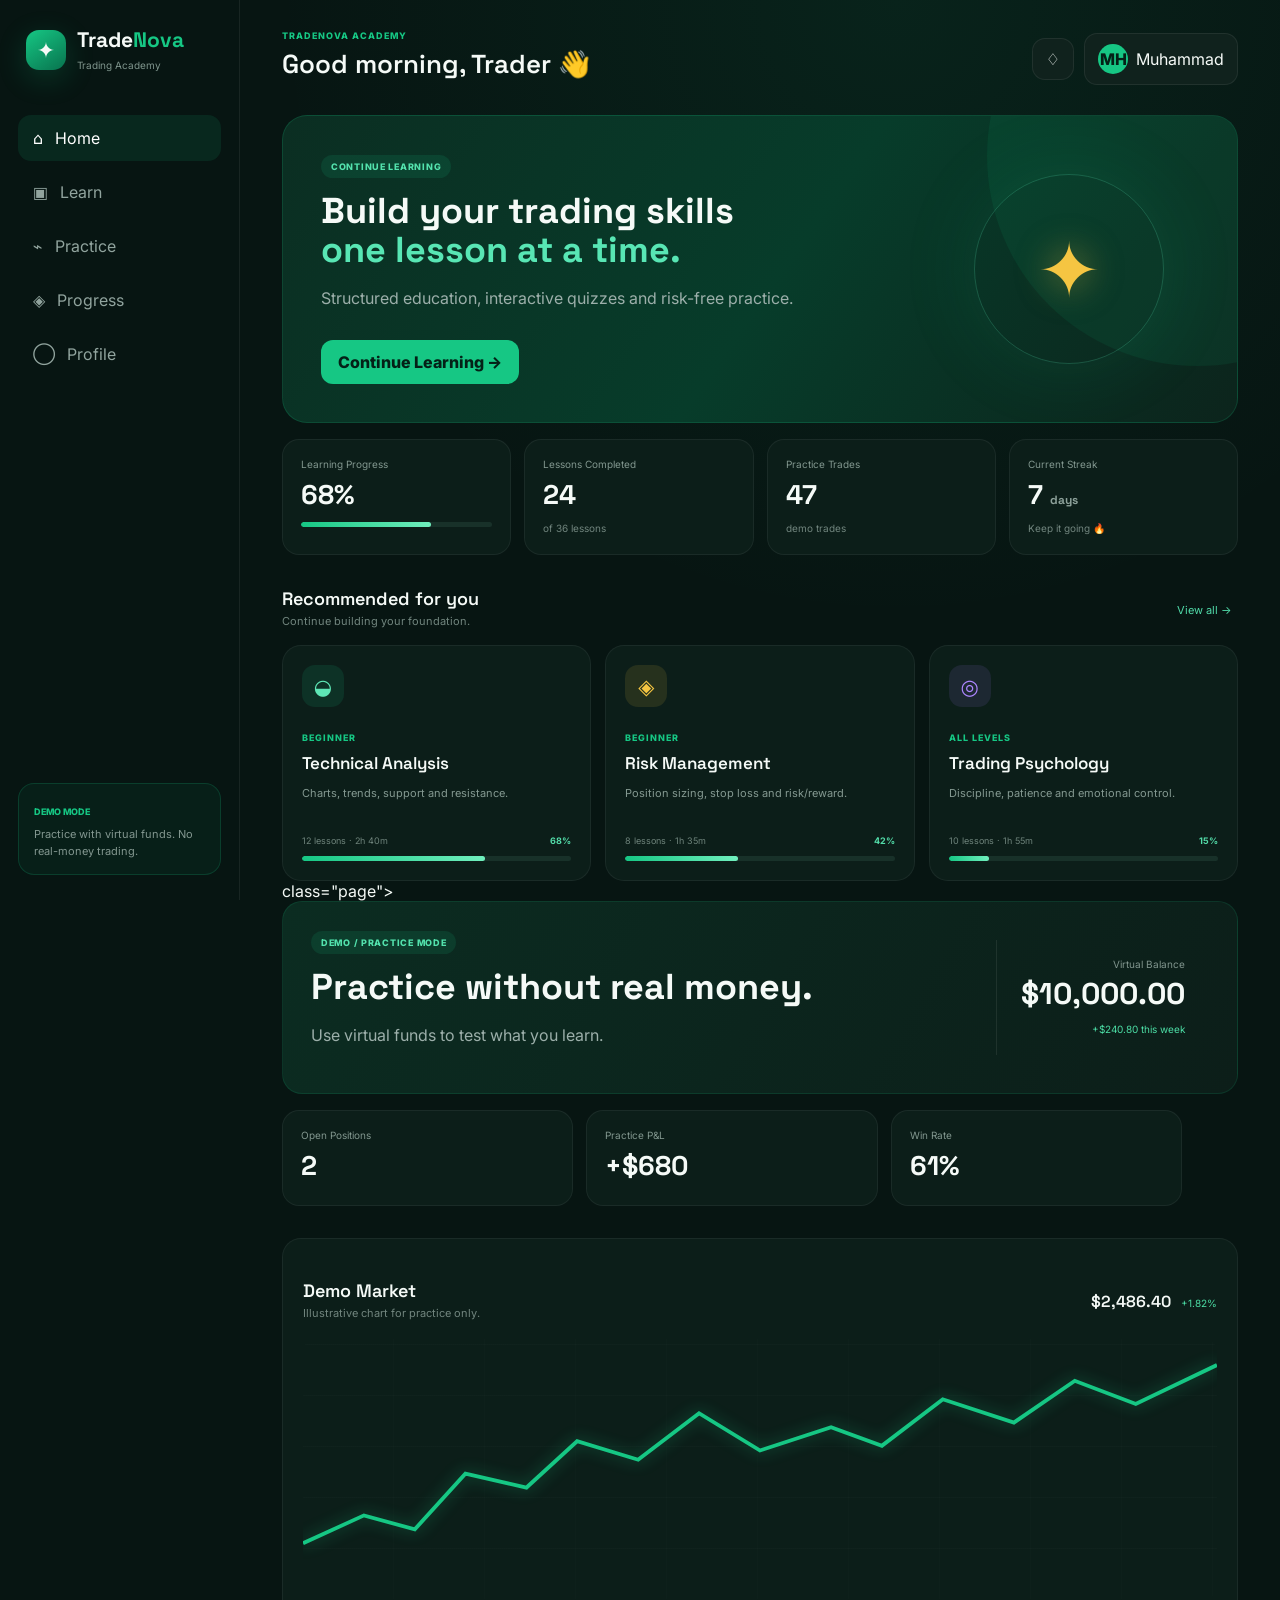
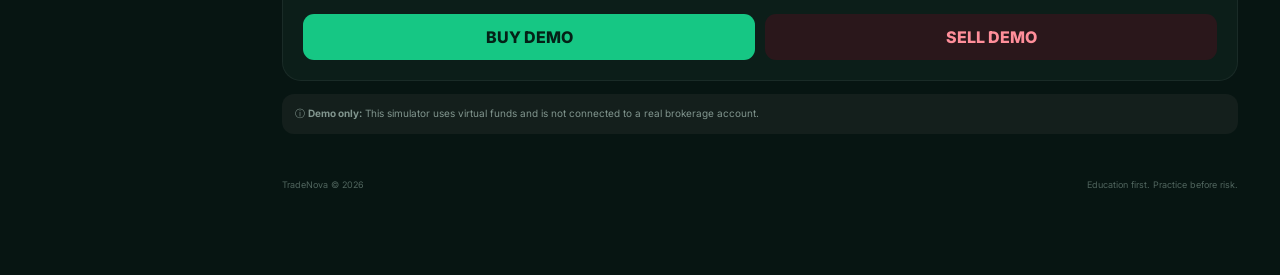
<file: index.html>
<!DOCTYPE html>
<html lang="en">
<head>
  <meta charset="UTF-8">
  <meta name="viewport" content="width=device-width, initial-scale=1.0">
  <meta name="theme-color" content="#063B2A">
  <title>TradeNova — Learn. Practice. Trade Smarter.</title>
  <link rel="preconnect" href="https://fonts.googleapis.com">
  <link rel="preconnect" href="https://fonts.gstatic.com" crossorigin>
  <link href="https://fonts.googleapis.com/css2?family=Inter:wght@400;500;600;700&family=Space+Grotesk:wght@500;600;700&display=swap" rel="stylesheet">
  <link rel="stylesheet" href="styles.css">
</head>
<body>
  <div class="app">
    <aside class="sidebar">
      <div class="brand">
        <div class="brand-mark">✦</div>
        <div><strong>Trade<span>Nova</span></strong><small>Trading Academy</small></div>
      </div>
      <nav>
        <button class="nav-item active" data-page="home">⌂ <span>Home</span></button>
        <button class="nav-item" data-page="learn">▣ <span>Learn</span></button>
        <button class="nav-item" data-page="practice">⌁ <span>Practice</span></button>
        <button class="nav-item" data-page="progress">◈ <span>Progress</span></button>
        <button class="nav-item" data-page="profile">◯ <span>Profile</span></button>
      </nav>
      <div class="sidebar-note">
        <span>DEMO MODE</span>
        <p>Practice with virtual funds. No real-money trading.</p>
      </div>
    </aside>

    <main class="main">
      <header class="topbar">
        <div>
          <div class="eyebrow">TRADENOVA ACADEMY</div>
          <h1 id="pageTitle">Good morning, Trader 👋</h1>
        </div>
        <div class="top-actions">
          <button class="icon-btn" aria-label="Notifications">♢</button>
          <button class="profile-chip"><span class="avatar">MH</span><span class="desktop-only">Muhammad</span></button>
        </div>
      </header>

      <section id="page-home" class="page active">
        <div class="hero">
          <div>
            <span class="pill">CONTINUE LEARNING</span>
            <h2>Build your trading skills<br><span>one lesson at a time.</span></h2>
            <p>Structured education, interactive quizzes and risk-free practice.</p>
            <button class="primary" data-page="learn">Continue Learning →</button>
          </div>
          <div class="nova-orbit"><div class="orbit-ring"></div><div class="nova-star">✦</div></div>
        </div>

        <div class="stats-grid">
          <div class="stat-card"><small>Learning Progress</small><strong>68%</strong><div class="progress"><i style="width:68%"></i></div></div>
          <div class="stat-card"><small>Lessons Completed</small><strong>24</strong><span class="stat-meta">of 36 lessons</span></div>
          <div class="stat-card"><small>Practice Trades</small><strong>47</strong><span class="stat-meta">demo trades</span></div>
          <div class="stat-card"><small>Current Streak</small><strong>7 <em>days</em></strong><span class="stat-meta">Keep it going 🔥</span></div>
        </div>

        <div class="section-head"><div><h3>Recommended for you</h3><p>Continue building your foundation.</p></div><button class="text-btn" data-page="learn">View all →</button></div>
        <div class="course-grid">
          <article class="course-card"><div class="course-icon">◒</div><span class="level">BEGINNER</span><h3>Technical Analysis</h3><p>Charts, trends, support and resistance.</p><div class="card-bottom"><span>12 lessons · 2h 40m</span><b>68%</b></div><div class="progress"><i style="width:68%"></i></div></article>
          <article class="course-card"><div class="course-icon gold">◈</div><span class="level">BEGINNER</span><h3>Risk Management</h3><p>Position sizing, stop loss and risk/reward.</p><div class="card-bottom"><span>8 lessons · 1h 35m</span><b>42%</b></div><div class="progress"><i style="width:42%"></i></div></article>
          <article class="course-card"><div class="course-icon purple">◎</div><span class="level">ALL LEVELS</span><h3>Trading Psychology</h3><p>Discipline, patience and emotional control.</p><div class="card-bottom"><span>10 lessons · 1h 55m</span><b>15%</b></div><div class="progress"><i style="width:15%"></i></div></article>
        </div>
      </section>

      <section id="page-learn" class="page">
        <div class="page-banner"><span class="pill">TRADING ACADEMY</span><h2>Learn with a clear path.</h2><p>Move from fundamentals to confident demo practice.</p></div>
        <div class="tabs"><button class="tab active">All</button><button class="tab">Beginner</button><button class="tab">Technical</button><button class="tab">Risk</button><button class="tab">Psychology</button></div>
        <div class="course-grid four">
          <article class="course-card"><div class="course-icon">◒</div><span class="level">BEGINNER → INTERMEDIATE</span><h3>Technical Analysis Masterclass</h3><p>Read charts, identify trends and understand key levels.</p><div class="card-bottom"><span>18 lessons · 4h 20m</span><b>68%</b></div><div class="progress"><i style="width:68%"></i></div><button class="secondary">Open Course</button></article>
          <article class="course-card"><div class="course-icon gold">◈</div><span class="level">BEGINNER</span><h3>Risk Management</h3><p>Learn how risk controls shape every trading decision.</p><div class="card-bottom"><span>8 lessons · 1h 35m</span><b>42%</b></div><div class="progress"><i style="width:42%"></i></div><button class="secondary">Open Course</button></article>
          <article class="course-card"><div class="course-icon purple">◎</div><span class="level">ALL LEVELS</span><h3>Trading Psychology</h3><p>Build discipline and recognize emotional mistakes.</p><div class="card-bottom"><span>10 lessons · 1h 55m</span><b>15%</b></div><div class="progress"><i style="width:15%"></i></div><button class="secondary">Open Course</button></article>
          <article class="course-card"><div class="course-icon blue">◫</div><span class="level">INTERMEDIATE</span><h3>Market Fundamentals</h3><p>Understand news, economic drivers and market context.</p><div class="card-bottom"><span>14 lessons · 3h 05m</span><b>0%</b></div><div class="progress"><i style="width:0"></i></div><button class="secondary">Start Course</button></article>
        </div>
      </section>

      <section id="page-practice" class="page">

  <div class="page-banner">
    <span class="pill">DEMO TRADING</span>

    <h2>Practice Trading</h2>

    <p>
      Learn execution and risk management with virtual funds.
      No real money is involved.
    </p>

    <div class="demo-warning">
      🛡️ <strong>Practice Mode:</strong>
      All trades are simulated. This is an educational environment,
      not a real trading account.
    </div>
  </div>


  <!-- ACCOUNT STATS -->

  <div class="stats-grid">

    <div class="stat-card">
      <small>Virtual Balance</small>

      <div class="balance">
        <strong>$10,000.00</strong>
      </div>

      <span class="stat-meta">
        Demo account
      </span>
    </div>


    <div class="stat-card">
      <small>Today's P&amp;L</small>

      <strong>+$125.40</strong>

      <span class="stat-meta">
        +1.25%
      </span>
    </div>


    <div class="stat-card">
      <small>Demo Trades</small>

      <strong>47</strong>

      <span class="stat-meta">
        Practice orders
      </span>
    </div>


    <div class="stat-card">
      <small>Win Rate</small>

      <strong>68%</strong>

      <span class="stat-meta">
        Demo performance
      </span>
    </div>

  </div>


  <!-- TRADING TERMINAL -->

  <div class="practice-terminal">


    <!-- MARKET AREA -->

    <div class="market-panel">

      <div class="section-head">

        <div>

          <span class="level">
            BTC / USD
          </span>

          <h3>
            Bitcoin
          </h3>

        </div>

        <div class="market-price">

          <strong>
            $67,250.50
          </strong>

          <span class="positive">
            +2.41%
          </span>

        </div>

      </div>


      <!-- WATCHLIST -->

      <div class="watchlist">

        <button class="watch-item active">

          <span>
            BTC/USD
          </span>

          <strong>
            $67,250
          </strong>

          <small class="positive">
            +2.41%
          </small>

        </button>


        <button class="watch-item">

          <span>
            ETH/USD
          </span>

          <strong>
            $3,420
          </strong>

          <small class="positive">
            +1.82%
          </small>

        </button>


        <button class="watch-item">

          <span>
            EUR/USD
          </span>

          <strong>
            1.0842
          </strong>

          <small class="negative">
            -0.31%
          </small>

        </button>


        <button class="watch-item">

          <span>
            GOLD
          </span>

          <strong>
            $2,410
          </strong>

          <small class="positive">
            +0.64%
          </small>

        </button>

      </div>


      <!-- CHART -->

      <div class="chart-container">

        <div class="chart-header">

          <span>
            BTC/USD · 1H
          </span>

          <div class="chart-timeframes">

            <button>5m</button>
            <button>15m</button>
            <button class="active">1H</button>
            <button>4H</button>
            <button>1D</button>

          </div>

        </div>


        <div class="fake-chart">

          <div class="chart-grid"></div>

          <svg
            viewBox="0 0 900 320"
            preserveAspectRatio="none"
            class="price-chart"
          >

            <polyline
              points="
              0,260
              55,240
              100,250
              145,210
              190,225
              235,180
              280,195
              325,150
              370,170
              415,125
              460,140
              505,105
              550,125
              595,90
              640,110
              685,75
              730,95
              775,55
              820,72
              865,40
              900,48
              "
              fill="none"
              stroke="currentColor"
              stroke-width="4"
            />

          </svg>


          <div class="chart-label high">
            $67,850
          </div>

          <div class="chart-label low">
            $65,920
          </div>

        </div>

      </div>


      <!-- MARKET INFO -->

      <div class="market-info">

        <div>
          <small>24h High</small>
          <strong>$67,850</strong>
        </div>

        <div>
          <small>24h Low</small>
          <strong>$65,920</strong>
        </div>

        <div>
          <small>24h Volume</small>
          <strong>$28.4B</strong>
        </div>

      </div>

    </div>


    <!-- ORDER PANEL -->

    <aside class="order-panel">

      <div class="order-tabs">

        <button class="active">
          Market
        </button>

        <button>
          Limit
        </button>

      </div>


      <div class="order-header">

        <span>
          BTC/USD
        </span>

        <strong>
          $67,250.50
        </strong>

      </div>


      <!-- BUY / SELL -->

      <div class="trade-buttons">

        <button class="buy">
          <strong>BUY</strong>
          <small>Long</small>
        </button>

        <button class="sell">
          <strong>SELL</strong>
          <small>Short</small>
        </button>

      </div>


      <!-- POSITION SIZE -->

      <label>
        Position Size

        <div class="input-with-unit">

          <input
            id="positionSize"
            type="number"
            value="0.01"
            min="0.01"
            step="0.01"
          />

          <span>BTC</span>

        </div>

      </label>


      <!-- STOP LOSS -->

      <label>

        Stop Loss

        <div class="input-with-unit">

          <input
            id="stopLoss"
            type="number"
            placeholder="Optional"
            step="0.01"
          />

          <span>USD</span>

        </div>

      </label>


      <!-- TAKE PROFIT -->

      <label>

        Take Profit

        <div class="input-with-unit">

          <input
            id="takeProfit"
            type="number"
            placeholder="Optional"
            step="0.01"
          />

          <span>USD</span>

        </div>

      </label>


      <!-- ORDER SUMMARY -->

      <div class="order-summary">

        <div>

          <span>Estimated Value</span>

          <strong>
            $672.51
          </strong>

        </div>

        <div>

          <span>Risk</span>

          <strong>
            Defined by stop loss
          </strong>

        </div>

      </div>


      <div class="demo-warning">

        <strong>
          Demo order
        </strong>

        <br>

        Your order will use virtual funds only.

      </div>

    </aside>

  </div>


  <!-- OPEN POSITIONS -->

  <div class="section-head">

    <div>

      <h3>
        Open Positions
      </h3>

      <p>
        Your active simulated trades.
      </p>

    </div>

  </div>


  <div class="course-card">

    <div class="card-bottom">

      <div>

        <strong>
          No active positions
        </strong>

        <p>
          Your next demo trade will appear here.
        </p>

      </div>

      <span>
        —
      </span>

    </div>

  </div>


  <!-- TRADE HISTORY -->

  <div class="section-head">

    <div>

      <h3>
        Trade History
      </h3>

      <p>
        Your recent demo activity.
      </p>

    </div>

  </div>


  <div class="course-card">

    <div class="trade-history">

      <div class="trade-history-row">

        <strong>
          BUY
        </strong>

        <span>
          BTC/USD
        </span>

        <span>
          0.02 BTC
        </span>

        <span>
          $66,820
        </span>

        <span>
          10:42 AM
        </span>

      </div>


      <div class="trade-history-row">

        <strong>
          SELL
        </strong>

        <span>
          ETH/USD
        </span>

        <span>
          0.50 ETH
        </span>

        <span>
          $3,380
        </span>

        <span>
          09:18 AM
        </span>

      </div>

    </div>

  </div>


  <!-- RESET -->

  <div class="trade-actions">

    <button
      class="secondary"
      onclick="location.reload()"
    >
      ↻ Reset Demo View
    </button>

  </div>

            </section> class="page">
        <div class="practice-head"><div><span class="pill">DEMO / PRACTICE MODE</span><h2>Practice without real money.</h2><p>Use virtual funds to test what you learn.</p></div><div class="balance"><small>Virtual Balance</small><strong>$10,000.00</strong><span>+$240.80 this week</span></div></div>
        <div class="stats-grid three"><div class="stat-card"><small>Open Positions</small><strong>2</strong></div><div class="stat-card"><small>Practice P&amp;L</small><strong>+$680</strong></div><div class="stat-card"><small>Win Rate</small><strong>61%</strong></div></div>
        <div class="chart-card"><div class="section-head"><div><h3>Demo Market</h3><p>Illustrative chart for practice only.</p></div><span class="price">$2,486.40 <b>+1.82%</b></span></div><div class="chart"><svg viewBox="0 0 900 280" preserveAspectRatio="none"><polyline points="0,220 60,190 110,205 160,145 220,160 270,110 330,130 390,80 450,120 520,95 570,115 630,65 700,90 760,45 820,70 900,28"/></svg></div><div class="trade-actions"><button class="buy">BUY DEMO</button><button class="sell">SELL DEMO</button></div></div>
        <div class="demo-warning">ⓘ <strong>Demo only:</strong> This simulator uses virtual funds and is not connected to a real brokerage account.</div>
      </section>

      <section id="page-progress" class="page">
        <div class="page-banner"><span class="pill">YOUR JOURNEY</span><h2>Progress that you can see.</h2><p>Track learning, practice and consistency.</p></div>
        <div class="progress-overview"><div class="ring"><strong>68%</strong><span>Complete</span></div><div><h3>Intermediate pathway</h3><p>24 of 36 lessons completed.</p><div class="progress big"><i style="width:68%"></i></div><button class="primary" data-page="learn">Continue Learning →</button></div></div>
        <h3 class="subheading">Achievements</h3><div class="achievements"><div>🏆<strong>First Lesson</strong><small>Unlocked</small></div><div>🔥<strong>7-Day Streak</strong><small>Unlocked</small></div><div>🎯<strong>10 Lessons</strong><small>Unlocked</small></div><div class="locked">🔒<strong>Course Complete</strong><small>12 lessons left</small></div></div>
      </section>

      <section id="page-profile" class="page">
        <div class="profile-card"><div class="large-avatar">MH</div><div><span class="pill">TRADENOVA LEARNER</span><h2>Muhammad</h2><p>Intermediate pathway · 2,480 XP</p></div></div>
        <div class="settings-list"><button>▣ <span>My Courses</span><b>›</b></button><button>◈ <span>Certificates</span><b>›</b></button><button>✎ <span>Trading Journal</span><b>›</b></button><button>♢ <span>Notifications</span><b>›</b></button><button>⚙ <span>Settings</span><b>›</b></button><button>?</span> <span>Help &amp; Support</span><b>›</b></button></div>
      </section>

      <footer><span>TradeNova © 2026</span><span>Education first. Practice before risk.</span></footer>
    </main>

    <nav class="mobile-nav">
      <button class="active" data-page="home">⌂<small>Home</small></button>
      <button data-page="learn">▣<small>Learn</small></button>
      <button class="nova-nav" data-page="practice">✦</button>
      <button data-page="progress">◈<small>Progress</small></button>
      <button data-page="profile">◯<small>Profile</small></button>
    </nav>
  </div>
  <script src="app.js"></script>
</body>
</html>
</file>
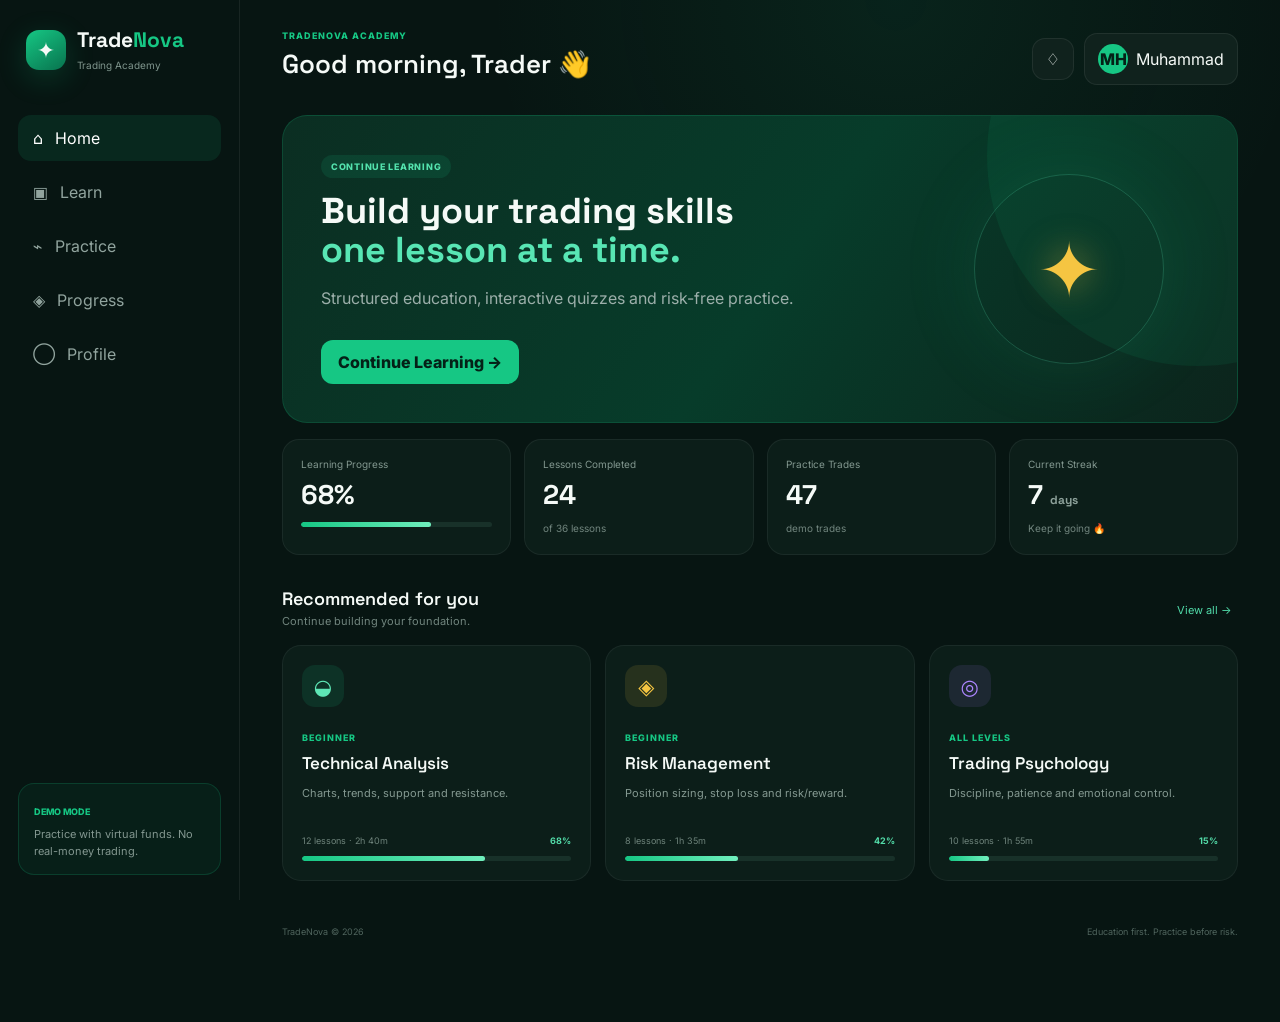
<file: index-1.html>
<!DOCTYPE html>
<html lang="en">
<head>
  <meta charset="UTF-8">
  <meta name="viewport" content="width=device-width, initial-scale=1.0">
  <meta name="theme-color" content="#063B2A">
  <title>TradeNova — Learn. Practice. Trade Smarter.</title>
  <link rel="preconnect" href="https://fonts.googleapis.com">
  <link rel="preconnect" href="https://fonts.gstatic.com" crossorigin>
  <link href="https://fonts.googleapis.com/css2?family=Inter:wght@400;500;600;700&family=Space+Grotesk:wght@500;600;700&display=swap" rel="stylesheet">
  <link rel="stylesheet" href="styles.css">
</head>
<body>
  <div class="app">
    <aside class="sidebar">
      <div class="brand">
        <div class="brand-mark">✦</div>
        <div><strong>Trade<span>Nova</span></strong><small>Trading Academy</small></div>
      </div>
      <nav>
        <button class="nav-item active" data-page="home">⌂ <span>Home</span></button>
        <button class="nav-item" data-page="learn">▣ <span>Learn</span></button>
        <button class="nav-item" data-page="practice">⌁ <span>Practice</span></button>
        <button class="nav-item" data-page="progress">◈ <span>Progress</span></button>
        <button class="nav-item" data-page="profile">◯ <span>Profile</span></button>
      </nav>
      <div class="sidebar-note">
        <span>DEMO MODE</span>
        <p>Practice with virtual funds. No real-money trading.</p>
      </div>
    </aside>

    <main class="main">
      <header class="topbar">
        <div>
          <div class="eyebrow">TRADENOVA ACADEMY</div>
          <h1 id="pageTitle">Good morning, Trader 👋</h1>
        </div>
        <div class="top-actions">
          <button class="icon-btn" aria-label="Notifications">♢</button>
          <button class="profile-chip"><span class="avatar">MH</span><span class="desktop-only">Muhammad</span></button>
        </div>
      </header>

      <section id="page-home" class="page active">
        <div class="hero">
          <div>
            <span class="pill">CONTINUE LEARNING</span>
            <h2>Build your trading skills<br><span>one lesson at a time.</span></h2>
            <p>Structured education, interactive quizzes and risk-free practice.</p>
            <button class="primary" data-page="learn">Continue Learning →</button>
          </div>
          <div class="nova-orbit"><div class="orbit-ring"></div><div class="nova-star">✦</div></div>
        </div>

        <div class="stats-grid">
          <div class="stat-card"><small>Learning Progress</small><strong>68%</strong><div class="progress"><i style="width:68%"></i></div></div>
          <div class="stat-card"><small>Lessons Completed</small><strong>24</strong><span class="stat-meta">of 36 lessons</span></div>
          <div class="stat-card"><small>Practice Trades</small><strong>47</strong><span class="stat-meta">demo trades</span></div>
          <div class="stat-card"><small>Current Streak</small><strong>7 <em>days</em></strong><span class="stat-meta">Keep it going 🔥</span></div>
        </div>

        <div class="section-head"><div><h3>Recommended for you</h3><p>Continue building your foundation.</p></div><button class="text-btn" data-page="learn">View all →</button></div>
        <div class="course-grid">
          <article class="course-card"><div class="course-icon">◒</div><span class="level">BEGINNER</span><h3>Technical Analysis</h3><p>Charts, trends, support and resistance.</p><div class="card-bottom"><span>12 lessons · 2h 40m</span><b>68%</b></div><div class="progress"><i style="width:68%"></i></div></article>
          <article class="course-card"><div class="course-icon gold">◈</div><span class="level">BEGINNER</span><h3>Risk Management</h3><p>Position sizing, stop loss and risk/reward.</p><div class="card-bottom"><span>8 lessons · 1h 35m</span><b>42%</b></div><div class="progress"><i style="width:42%"></i></div></article>
          <article class="course-card"><div class="course-icon purple">◎</div><span class="level">ALL LEVELS</span><h3>Trading Psychology</h3><p>Discipline, patience and emotional control.</p><div class="card-bottom"><span>10 lessons · 1h 55m</span><b>15%</b></div><div class="progress"><i style="width:15%"></i></div></article>
        </div>
      </section>

      <section id="page-learn" class="page">
        <div class="page-banner"><span class="pill">TRADING ACADEMY</span><h2>Learn with a clear path.</h2><p>Move from fundamentals to confident demo practice.</p></div>
        <div class="tabs"><button class="tab active">All</button><button class="tab">Beginner</button><button class="tab">Technical</button><button class="tab">Risk</button><button class="tab">Psychology</button></div>
        <div class="course-grid four">
          <article class="course-card"><div class="course-icon">◒</div><span class="level">BEGINNER → INTERMEDIATE</span><h3>Technical Analysis Masterclass</h3><p>Read charts, identify trends and understand key levels.</p><div class="card-bottom"><span>18 lessons · 4h 20m</span><b>68%</b></div><div class="progress"><i style="width:68%"></i></div><button class="secondary">Open Course</button></article>
          <article class="course-card"><div class="course-icon gold">◈</div><span class="level">BEGINNER</span><h3>Risk Management</h3><p>Learn how risk controls shape every trading decision.</p><div class="card-bottom"><span>8 lessons · 1h 35m</span><b>42%</b></div><div class="progress"><i style="width:42%"></i></div><button class="secondary">Open Course</button></article>
          <article class="course-card"><div class="course-icon purple">◎</div><span class="level">ALL LEVELS</span><h3>Trading Psychology</h3><p>Build discipline and recognize emotional mistakes.</p><div class="card-bottom"><span>10 lessons · 1h 55m</span><b>15%</b></div><div class="progress"><i style="width:15%"></i></div><button class="secondary">Open Course</button></article>
          <article class="course-card"><div class="course-icon blue">◫</div><span class="level">INTERMEDIATE</span><h3>Market Fundamentals</h3><p>Understand news, economic drivers and market context.</p><div class="card-bottom"><span>14 lessons · 3h 05m</span><b>0%</b></div><div class="progress"><i style="width:0"></i></div><button class="secondary">Start Course</button></article>
        </div>
      </section>

      <section id="page-practice" class="page">
        <div class="practice-head"><div><span class="pill">DEMO / PRACTICE MODE</span><h2>Practice without real money.</h2><p>Use virtual funds to test what you learn.</p></div><div class="balance"><small>Virtual Balance</small><strong>$10,000.00</strong><span>+$240.80 this week</span></div></div>
        <div class="stats-grid three"><div class="stat-card"><small>Open Positions</small><strong>2</strong></div><div class="stat-card"><small>Practice P&amp;L</small><strong>+$680</strong></div><div class="stat-card"><small>Win Rate</small><strong>61%</strong></div></div>
        <div class="chart-card"><div class="section-head"><div><h3>Demo Market</h3><p>Illustrative chart for practice only.</p></div><span class="price">$2,486.40 <b>+1.82%</b></span></div><div class="chart"><svg viewBox="0 0 900 280" preserveAspectRatio="none"><polyline points="0,220 60,190 110,205 160,145 220,160 270,110 330,130 390,80 450,120 520,95 570,115 630,65 700,90 760,45 820,70 900,28"/></svg></div><div class="trade-actions"><button class="buy">BUY DEMO</button><button class="sell">SELL DEMO</button></div></div>
        <div class="demo-warning">ⓘ <strong>Demo only:</strong> This simulator uses virtual funds and is not connected to a real brokerage account.</div>
      </section>

      <section id="page-progress" class="page">
        <div class="page-banner"><span class="pill">YOUR JOURNEY</span><h2>Progress that you can see.</h2><p>Track learning, practice and consistency.</p></div>
        <div class="progress-overview"><div class="ring"><strong>68%</strong><span>Complete</span></div><div><h3>Intermediate pathway</h3><p>24 of 36 lessons completed.</p><div class="progress big"><i style="width:68%"></i></div><button class="primary" data-page="learn">Continue Learning →</button></div></div>
        <h3 class="subheading">Achievements</h3><div class="achievements"><div>🏆<strong>First Lesson</strong><small>Unlocked</small></div><div>🔥<strong>7-Day Streak</strong><small>Unlocked</small></div><div>🎯<strong>10 Lessons</strong><small>Unlocked</small></div><div class="locked">🔒<strong>Course Complete</strong><small>12 lessons left</small></div></div>
      </section>

      <section id="page-profile" class="page">
        <div class="profile-card"><div class="large-avatar">MH</div><div><span class="pill">TRADENOVA LEARNER</span><h2>Muhammad</h2><p>Intermediate pathway · 2,480 XP</p></div></div>
        <div class="settings-list"><button>▣ <span>My Courses</span><b>›</b></button><button>◈ <span>Certificates</span><b>›</b></button><button>✎ <span>Trading Journal</span><b>›</b></button><button>♢ <span>Notifications</span><b>›</b></button><button>⚙ <span>Settings</span><b>›</b></button><button>?</span> <span>Help &amp; Support</span><b>›</b></button></div>
      </section>

      <footer><span>TradeNova © 2026</span><span>Education first. Practice before risk.</span></footer>
    </main>

    <nav class="mobile-nav">
      <button class="active" data-page="home">⌂<small>Home</small></button>
      <button data-page="learn">▣<small>Learn</small></button>
      <button class="nova-nav" data-page="practice">✦</button>
      <button data-page="progress">◈<small>Progress</small></button>
      <button data-page="profile">◯<small>Profile</small></button>
    </nav>
  </div>
  <script src="app.js"></script>
</body>
</html>
</file>
<file: styles.css>
*{box-sizing:border-box}body{margin:0;background:#071512;color:#f5faf7;font-family:Inter,system-ui,sans-serif}button{font:inherit;color:inherit;border:0;cursor:pointer} .app{min-height:100vh;display:flex;background:radial-gradient(circle at 70% 0%,rgba(22,199,132,.08),transparent 30%),#071512}.sidebar{width:240px;min-height:100vh;padding:26px 18px;border-right:1px solid rgba(255,255,255,.07);position:fixed;left:0;top:0}.brand{display:flex;gap:11px;align-items:center;margin:0 8px 42px}.brand-mark{width:40px;height:40px;border-radius:13px;display:grid;place-items:center;background:linear-gradient(145deg,#16c784,#08734e);box-shadow:0 8px 30px rgba(22,199,132,.2);font-size:22px}.brand strong{font:700 21px "Space Grotesk";display:block}.brand strong span{color:#16c784}.brand small{color:#7f958d;font-size:10px}.sidebar nav{display:grid;gap:8px}.nav-item{background:transparent;text-align:left;padding:13px 15px;border-radius:13px;color:#91a49e;display:flex;gap:12px;align-items:center}.nav-item.active,.nav-item:hover{background:rgba(22,199,132,.11);color:#fff}.sidebar-note{position:absolute;bottom:25px;left:18px;right:18px;padding:15px;border:1px solid rgba(22,199,132,.18);background:rgba(22,199,132,.06);border-radius:16px}.sidebar-note span{font-size:9px;color:#16c784;font-weight:800}.sidebar-note p{font-size:11px;line-height:1.5;color:#839790;margin:7px 0 0}.main{margin-left:240px;width:calc(100% - 240px);padding:30px 42px 70px;max-width:1500px}.topbar{display:flex;justify-content:space-between;align-items:center;margin-bottom:28px}.eyebrow,.level{letter-spacing:.11em;font-size:9px;font-weight:800;color:#16c784}.topbar h1{font:600 26px "Space Grotesk";margin:6px 0}.top-actions{display:flex;gap:10px;align-items:center}.icon-btn,.profile-chip{background:#10221d;border:1px solid rgba(255,255,255,.07);border-radius:13px;padding:10px 13px}.avatar,.large-avatar{display:grid;place-items:center;border-radius:50%;background:#16c784;color:#042117;font-weight:800}.avatar{width:30px;height:30px}.profile-chip{display:flex;align-items:center;gap:8px}.page{display:none}.page.active{display:block}.hero{min-height:285px;border:1px solid rgba(22,199,132,.18);border-radius:25px;padding:38px;display:flex;justify-content:space-between;align-items:center;overflow:hidden;background:linear-gradient(125deg,#0b2e22,#073c2a 52%,#0c241c);position:relative}.hero:after{content:"";position:absolute;width:420px;height:420px;border-radius:50%;right:-170px;top:-170px;background:rgba(22,199,132,.08)}.pill{display:inline-flex;padding:6px 10px;border-radius:999px;background:rgba(22,199,132,.12);color:#53e2ad;font-size:9px;font-weight:800;letter-spacing:.08em}.hero h2,.page-banner h2,.practice-head h2{font:700 36px "Space Grotesk";line-height:1.08;margin:14px 0 10px}.hero h2 span{color:#58e6b4}.hero p,.page-banner p,.practice-head p{color:#9cafaa;max-width:560px;line-height:1.6}.primary{background:#16c784;color:#042117;font-weight:800;padding:12px 17px;border-radius:12px;margin-top:13px}.primary:hover{filter:brightness(1.08)}.nova-orbit{width:260px;height:220px;position:relative;display:grid;place-items:center;z-index:1}.orbit-ring{position:absolute;width:190px;height:190px;border:1px solid rgba(88,230,180,.22);border-radius:50%;box-shadow:0 0 80px rgba(22,199,132,.12)}.nova-star{font-size:76px;color:#f5c542;text-shadow:0 0 35px rgba(245,197,66,.5)}.stats-grid{display:grid;grid-template-columns:repeat(4,1fr);gap:13px;margin:16px 0 32px}.stats-grid.three{grid-template-columns:repeat(3,1fr);max-width:900px}.stat-card{background:#0c1e19;border:1px solid rgba(255,255,255,.06);border-radius:17px;padding:18px}.stat-card small{display:block;color:#82978f;font-size:10px}.stat-card strong{display:block;font:700 27px "Space Grotesk";margin:7px 0 4px}.stat-card em{font-style:normal;font-size:12px;color:#8da19a}.stat-meta{font-size:10px;color:#71857e}.progress{height:5px;background:#183129;border-radius:9px;overflow:hidden;margin-top:10px}.progress i{display:block;height:100%;background:linear-gradient(90deg,#16c784,#70efbd);border-radius:9px}.section-head{display:flex;justify-content:space-between;align-items:center;margin:20px 0 13px}.section-head h3,.subheading{font:600 18px "Space Grotesk";margin:0}.section-head p{color:#71857e;font-size:11px;margin:4px 0}.text-btn{background:transparent;color:#51dba9;font-size:11px}.course-grid{display:grid;grid-template-columns:repeat(3,1fr);gap:14px}.course-grid.four{grid-template-columns:repeat(4,1fr)}.course-card{background:#0c1e19;border:1px solid rgba(255,255,255,.06);border-radius:19px;padding:19px;transition:.2s}.course-card:hover{transform:translateY(-2px);border-color:rgba(22,199,132,.3)}.course-icon{width:42px;height:42px;border-radius:13px;background:rgba(22,199,132,.12);display:grid;place-items:center;color:#5ee6b5;font-size:21px;margin-bottom:18px}.course-icon.gold{background:rgba(245,197,66,.11);color:#f5c542}.course-icon.purple{background:rgba(167,119,255,.11);color:#ad86ff}.course-icon.blue{background:rgba(79,153,255,.11);color:#67a9ff}.course-card h3{font:600 17px "Space Grotesk";margin:7px 0}.course-card p{color:#849991;font-size:11px;line-height:1.55;min-height:35px}.card-bottom{display:flex;justify-content:space-between;color:#6e837b;font-size:9px;margin-top:15px}.card-bottom b{color:#53dca9}.secondary{width:100%;margin-top:15px;padding:10px;border-radius:10px;background:#112b23;color:#60dfb1;font-size:11px;font-weight:700}.page-banner{padding:27px;border-radius:20px;background:linear-gradient(120deg,#0b2c21,#0c1e19);border:1px solid rgba(22,199,132,.13)}.page-banner h2{font-size:30px}.tabs{display:flex;gap:7px;overflow:auto;padding:17px 0}.tab{background:#0c1e19;border:1px solid rgba(255,255,255,.06);padding:9px 14px;border-radius:999px;color:#82978f;font-size:10px;white-space:nowrap}.tab.active{background:#effaf5;color:#092219}.practice-head{display:flex;justify-content:space-between;align-items:center;padding:28px;border-radius:20px;background:linear-gradient(120deg,#0b2c21,#0c1e19);border:1px solid rgba(22,199,132,.13)}.balance{padding:18px 24px;text-align:right;border-left:1px solid rgba(255,255,255,.08)}.balance small{display:block;color:#81958e;font-size:10px}.balance strong{display:block;font:700 30px "Space Grotesk";margin:4px 0}.balance span{color:#4cdda5;font-size:10px}.chart-card{background:#0c1e19;border:1px solid rgba(255,255,255,.06);padding:20px;border-radius:19px;margin-top:15px}.price{font:600 16px "Space Grotesk"}.price b{font:10px Inter;color:#4cdda5;margin-left:6px}.chart{height:260px;margin-top:15px;background:repeating-linear-gradient(0deg,transparent 0 50px,rgba(255,255,255,.035) 51px),repeating-linear-gradient(90deg,transparent 0 90px,rgba(255,255,255,.025) 91px);border-radius:13px}.chart svg{width:100%;height:100%}.chart polyline{fill:none;stroke:#16c784;stroke-width:4;filter:drop-shadow(0 0 8px rgba(22,199,132,.45))}.trade-actions{display:flex;gap:10px;margin-top:15px}.buy,.sell{flex:1;padding:13px;border-radius:11px;font-weight:800}.buy{background:#16c784;color:#042117}.sell{background:#2a171b;color:#ff8e9a}.demo-warning{margin-top:13px;padding:13px;border-radius:12px;background:#141f1c;color:#81958e;font-size:10px}.progress-overview{display:grid;grid-template-columns:170px 1fr;gap:35px;align-items:center;background:#0c1e19;border:1px solid rgba(255,255,255,.06);padding:28px;border-radius:20px}.ring{width:145px;height:145px;border-radius:50%;display:grid;place-items:center;align-content:center;background:conic-gradient(#16c784 0 68%,#183129 68%);position:relative}.ring:after{content:"";position:absolute;inset:10px;border-radius:50%;background:#0c1e19}.ring strong,.ring span{z-index:1}.ring strong{font:700 29px "Space Grotesk"}.ring span{font-size:9px;color:#7f938c}.progress.big{height:8px;margin:17px 0}.achievements{display:grid;grid-template-columns:repeat(4,1fr);gap:12px;margin-top:12px}.achievements div{background:#0c1e19;border:1px solid rgba(255,255,255,.06);border-radius:17px;padding:18px;font-size:25px}.achievements strong,.achievements small{display:block}.achievements strong{font:600 13px "Space Grotesk";margin-top:9px}.achievements small{font-size:9px;color:#81958e;margin-top:3px}.achievements .locked{opacity:.45}.profile-card{display:flex;gap:20px;align-items:center;padding:30px;background:linear-gradient(120deg,#0b2c21,#0c1e19);border:1px solid rgba(22,199,132,.13);border-radius:20px}.large-avatar{width:82px;height:82px;font-size:25px}.profile-card h2{font:700 30px "Space Grotesk";margin:10px 0 5px}.profile-card p{color:#83978f;font-size:11px}.settings-list{display:grid;gap:9px;margin-top:15px}.settings-list button{display:flex;align-items:center;gap:14px;padding:16px 18px;background:#0c1e19;border:1px solid rgba(255,255,255,.06);border-radius:14px;text-align:left}.settings-list span{flex:1;font-size:12px}.settings-list b{color:#60766e}footer{display:flex;justify-content:space-between;color:#50655e;font-size:9px;margin-top:45px;padding-bottom:15px}.mobile-nav{display:none}

@media(max-width:1050px){.course-grid.four{grid-template-columns:repeat(2,1fr)}.course-grid{grid-template-columns:repeat(2,1fr)}.stats-grid{grid-template-columns:repeat(2,1fr)}}
@media(max-width:760px){.sidebar{display:none}.main{margin-left:0;width:100%;padding:20px 15px 92px}.topbar{margin-bottom:18px}.topbar h1{font-size:20px}.desktop-only{display:none}.hero{padding:25px;min-height:360px;display:block}.hero h2{font-size:30px}.nova-orbit{position:absolute;right:-35px;bottom:-45px;opacity:.55}.stats-grid,.stats-grid.three,.course-grid,.course-grid.four{grid-template-columns:1fr 1fr}.course-card{padding:15px}.course-card h3{font-size:15px}.practice-head{display:block}.balance{text-align:left;border-left:0;border-top:1px solid rgba(255,255,255,.08);margin-top:20px;padding:17px 0 0}.progress-overview{grid-template-columns:1fr;text-align:center}.ring{margin:auto}.achievements{grid-template-columns:1fr 1fr}.mobile-nav{position:fixed;display:grid;grid-template-columns:repeat(5,1fr);align-items:end;bottom:12px;left:12px;right:12px;height:66px;background:rgba(8,28,22,.94);backdrop-filter:blur(16px);border:1px solid rgba(255,255,255,.08);border-radius:22px;z-index:20;box-shadow:0 12px 35px rgba(0,0,0,.35)}.mobile-nav button{background:transparent;color:#72877f;font-size:18px;height:100%;display:flex;flex-direction:column;align-items:center;justify-content:center;gap:4px}.mobile-nav small{font-size:8px}.mobile-nav button.active{color:#5ee6b5}.mobile-nav .nova-nav{width:58px;height:58px;margin:auto;margin-top:-24px;border-radius:50%;background:#16c784;color:#052218;border:5px solid #071512;font-size:23px}.tabs{margin-right:-15px}.chart{height:200px}footer{display:none}}
@media(max-width:430px){.stats-grid{grid-template-columns:1fr 1fr}.course-grid{grid-template-columns:1fr}.achievements{grid-template-columns:1fr 1fr}.hero h2{font-size:27px}.page-banner h2{font-size:26px}}
/* =========================
   TRADENOVA PRACTICE TERMINAL
========================= */

.practice-terminal{
  display:grid;
  grid-template-columns:minmax(0,1fr) 330px;
  gap:15px;
  margin-top:15px;
}

.market-panel,
.order-panel{
  background:#0c1e19;
  border:1px solid rgba(255,255,255,.06);
  border-radius:19px;
  padding:20px;
}

.section-head{
  display:flex;
  justify-content:space-between;
  align-items:center;
  gap:15px;
}

.market-price{
  text-align:right;
}

.market-price strong{
  display:block;
  font:700 22px "Space Grotesk";
}

.positive{
  color:#4cdda5!important;
}

.negative{
  color:#ff7885!important;
}

.watchlist{
  display:grid;
  grid-template-columns:repeat(4,1fr);
  gap:8px;
  margin:18px 0;
}

.watch-item{
  background:#10251f;
  border:1px solid rgba(255,255,255,.06);
  border-radius:11px;
  padding:11px;
  text-align:left;
}

.watch-item.active{
  border-color:rgba(22,199,132,.45);
  background:rgba(22,199,132,.08);
}

.watch-item span,
.watch-item strong,
.watch-item small{
  display:block;
}

.watch-item span{
  font-size:9px;
  color:#82978f;
}

.watch-item strong{
  font-size:13px;
  margin:5px 0;
}

.watch-item small{
  font-size:9px;
}

.chart-container{
  margin-top:12px;
}

.chart-header{
  display:flex;
  justify-content:space-between;
  align-items:center;
  margin-bottom:10px;
}

.chart-header>span{
  font-size:11px;
  color:#82978f;
}

.chart-timeframes{
  display:flex;
  gap:4px;
}

.chart-timeframes button{
  background:#112b23;
  color:#789088;
  padding:6px 9px;
  border-radius:7px;
  font-size:9px;
}

.chart-timeframes button.active{
  background:#16c784;
  color:#042117;
}

.fake-chart{
  height:300px;
  position:relative;
  overflow:hidden;
  border-radius:13px;
  background:
    repeating-linear-gradient(
      0deg,
      transparent 0 59px,
      rgba(255,255,255,.035) 60px
    ),
    repeating-linear-gradient(
      90deg,
      transparent 0 89px,
      rgba(255,255,255,.025) 90px
    ),
    #091a15;
}

.price-chart{
  position:absolute;
  inset:0;
  width:100%;
  height:100%;
  color:#16c784;
}

.chart-label{
  position:absolute;
  right:8px;
  font-size:9px;
  color:#71857e;
}

.chart-label.high{
  top:15px;
}

.chart-label.low{
  bottom:15px;
}

.market-info{
  display:grid;
  grid-template-columns:repeat(3,1fr);
  gap:10px;
  margin-top:12px;
}

.market-info div{
  background:#10251f;
  padding:11px;
  border-radius:10px;
}

.market-info small,
.market-info strong{
  display:block;
}

.market-info small{
  color:#71857e;
  font-size:9px;
}

.market-info strong{
  font-size:11px;
  margin-top:4px;
}

.order-panel{
  position:relative;
}

.order-tabs{
  display:grid;
  grid-template-columns:1fr 1fr;
  gap:5px;
  margin-bottom:18px;
}

.order-tabs button{
  background:#112b23;
  color:#789088;
  padding:10px;
  border-radius:9px;
  font-size:10px;
}

.order-tabs button.active{
  background:#effaf5;
  color:#092219;
}

.order-header{
  display:flex;
  justify-content:space-between;
  align-items:center;
  margin-bottom:15px;
}

.order-header span{
  color:#82978f;
  font-size:10px;
}

.order-header strong{
  font-size:13px;
}

.trade-buttons{
  display:grid;
  grid-template-columns:1fr 1fr;
  gap:8px;
  margin-bottom:18px;
}

.trade-buttons button{
  padding:12px;
  border-radius:10px;
}

.trade-buttons .buy{
  background:#16c784;
  color:#042117;
}

.trade-buttons .sell{
  background:#321a1f;
  color:#ff8e9a;
}

.trade-buttons strong,
.trade-buttons small{
  display:block;
}

.trade-buttons small{
  font-size:8px;
  margin-top:3px;
  opacity:.75;
}

.order-panel label{
  display:block;
  color:#82978f;
  font-size:10px;
  margin-top:14px;
}

.input-with-unit{
  display:flex;
  align-items:center;
  margin-top:6px;
  background:#091a15;
  border:1px solid rgba(255,255,255,.07);
  border-radius:9px;
  overflow:hidden;
}

.input-with-unit input{
  width:100%;
  min-width:0;
  background:transparent;
  border:0;
  outline:0;
  color:#fff;
  padding:11px;
  font-size:11px;
}

.input-with-unit span{
  padding:0 10px;
  color:#5d766c;
  font-size:9px;
}

.order-summary{
  margin-top:18px;
  padding:12px;
  border-radius:11px;
  background:#10251f;
}

.order-summary div{
  display:flex;
  justify-content:space-between;
  gap:10px;
  padding:5px 0;
}

.order-summary span{
  color:#71857e;
  font-size:9px;
}

.order-summary strong{
  font-size:9px;
  text-align:right;
}

.trade-history{
  display:grid;
  gap:7px;
}

.trade-history-row{
  display:grid;
  grid-template-columns:70px 1fr 90px 100px 75px;
  align-items:center;
  gap:10px;
  background:#10251f;
  padding:12px;
  border-radius:9px;
  font-size:9px;
}

.trade-history-row strong{
  color:#4cdda5;
}

.trade-actions{
  display:flex;
  gap:10px;
}

@media(max-width:900px){

  .practice-terminal{
    grid-template-columns:1fr;
  }

  .order-panel{
    order:2;
  }

}

@media(max-width:600px){

  .watchlist{
    grid-template-columns:1fr 1fr;
  }

  .fake-chart{
    height:220px;
  }

  .market-info{
    grid-template-columns:1fr 1fr 1fr;
  }

  .trade-history-row{
    grid-template-columns:1fr 1fr;
    gap:7px;
  }

}
</file>
